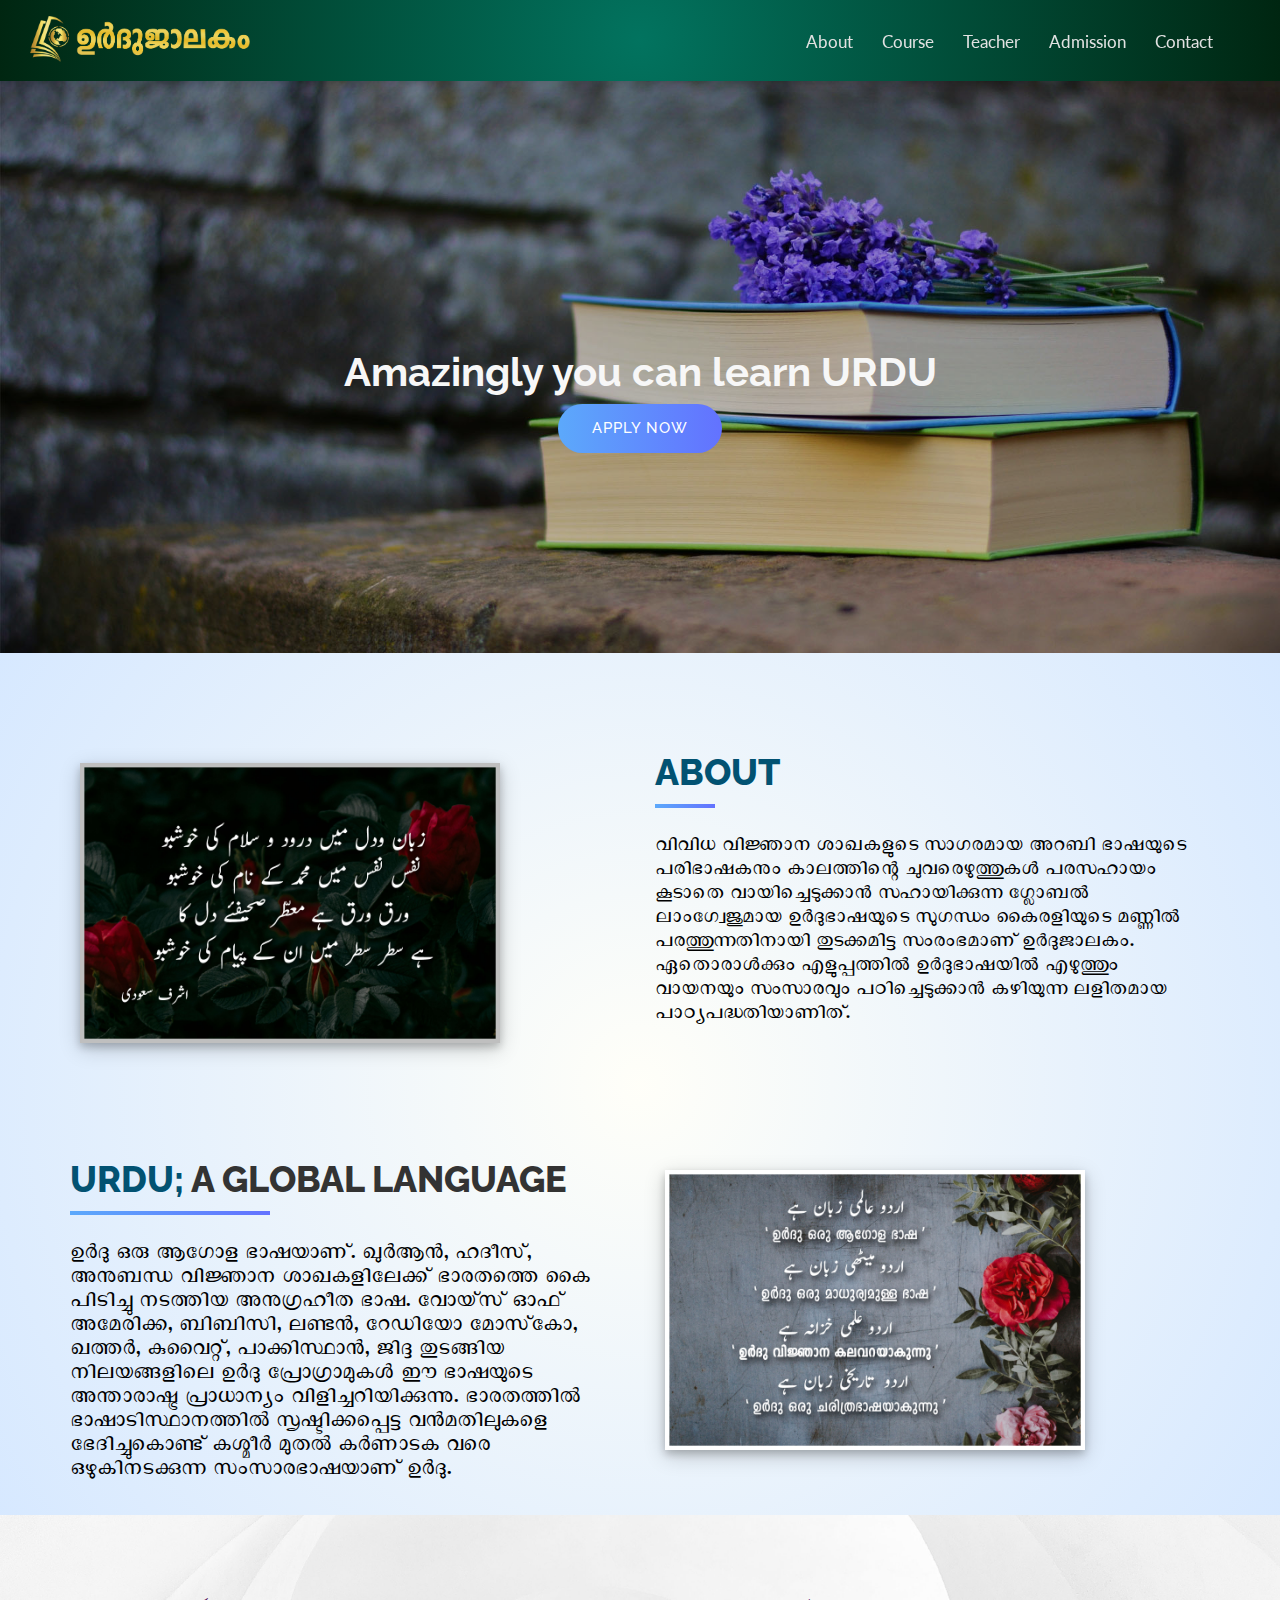
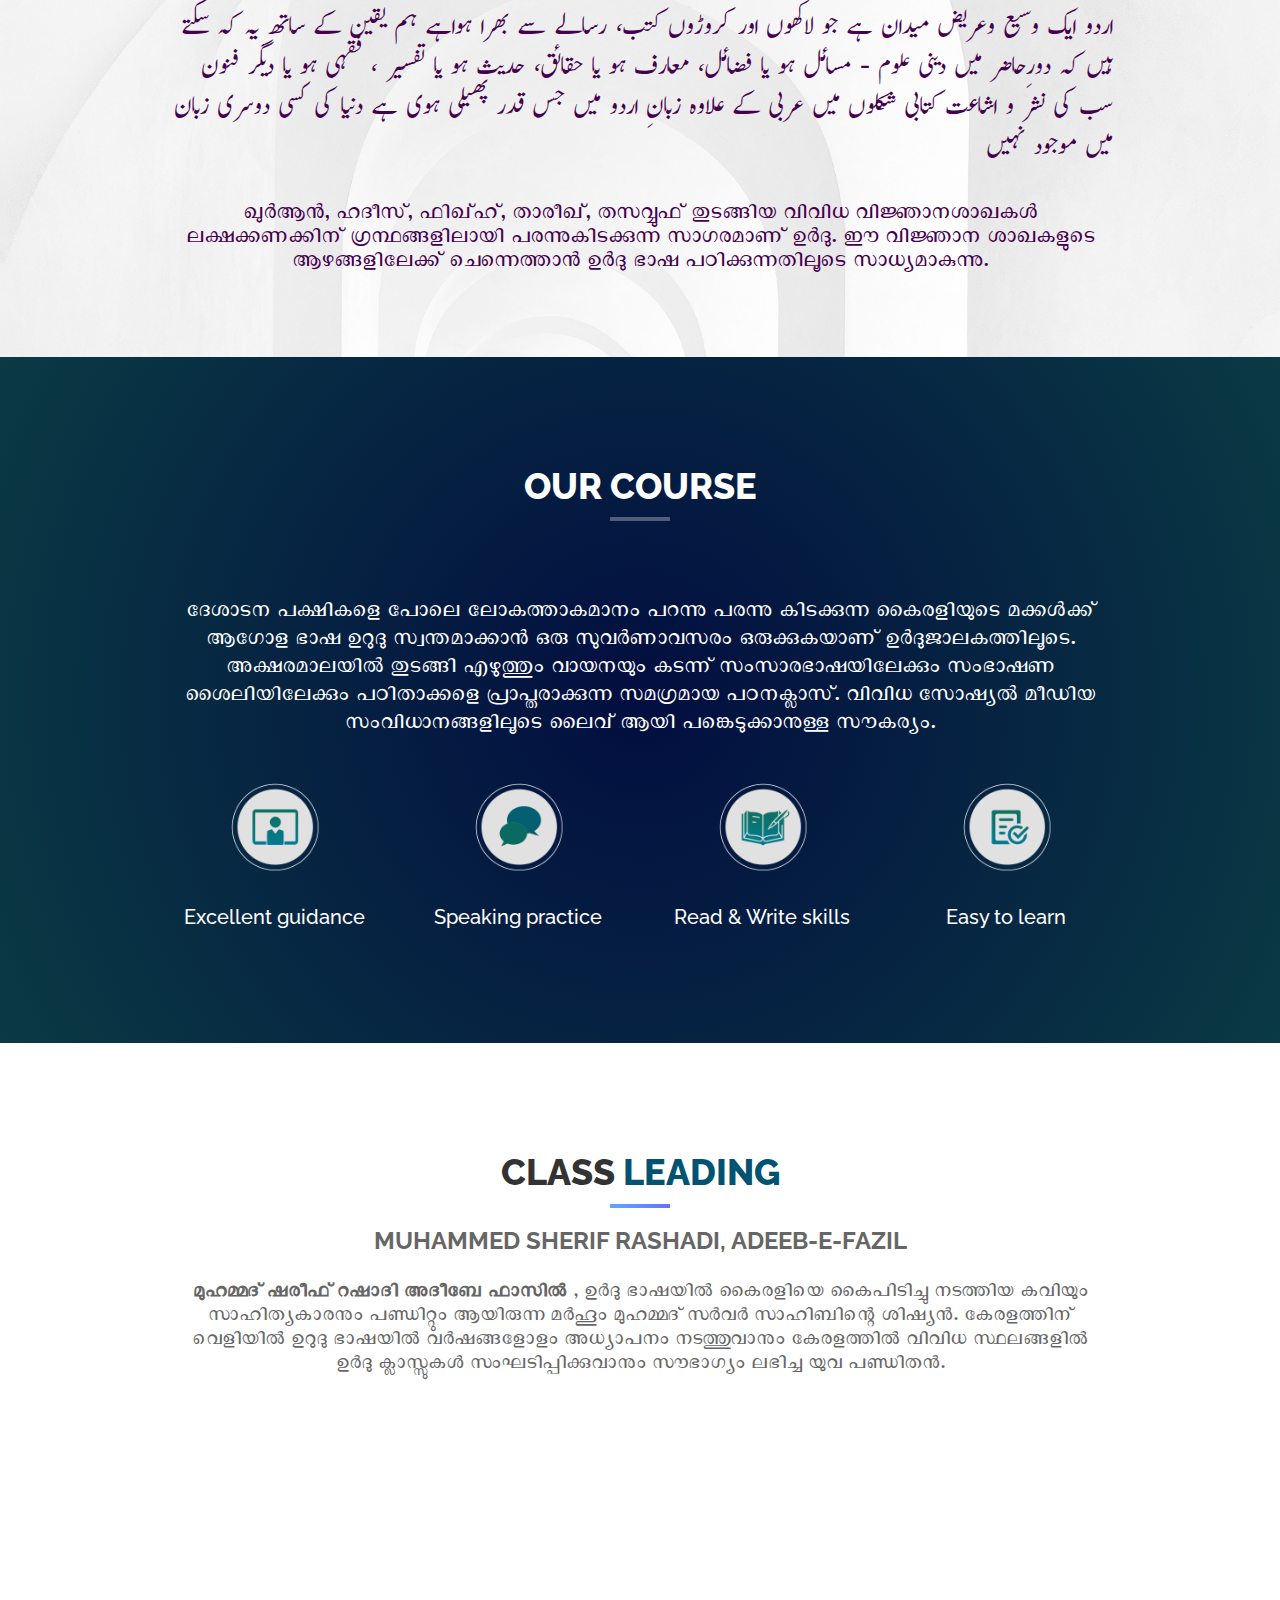
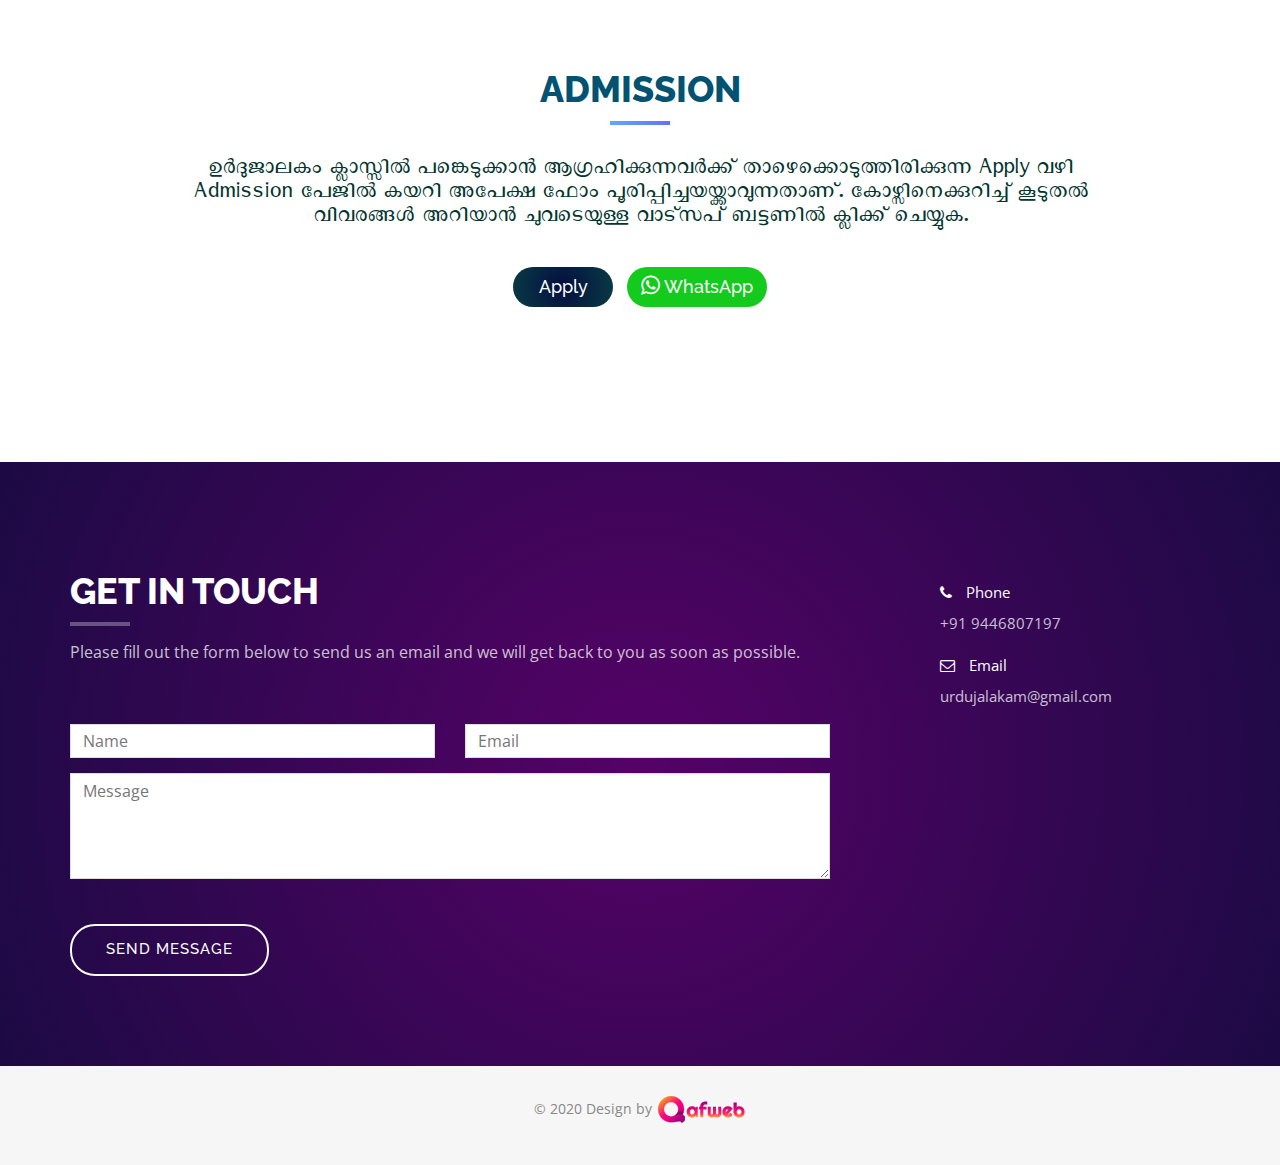
<file: index.html>
<!DOCTYPE html>
<html lang="en">
<head>
<meta charset="utf-8">
<meta name="viewport" content="width=device-width, initial-scale=1">
<title>Urdujalakam, learn urdu online in malayalam with Muhammed Sherif Rashadi Adeeb-e-fazil</title>
<meta name="description" content="Urdujalakam, the fatest way to learn urdu language.Comprehensive learning class that enables learners to learn the alphabet, writing,
 reading and speaking style. Facility to participate live through various social media systems. വിവിധ വിജ്ഞാന ശാഖകളുടെ സാഗരമായ അറബി ഭാഷയുടെ 
                                  പരിഭാഷകനും കാലത്തിന്റെ ചുവരെഴുത്തുകള്‍ പരസഹായം കൂടാതെ വായിച്ചെടുക്കാന്‍ സഹായിക്കുന്ന ഗ്ലോബല്‍ ലാംഗ്വേജുമായ 
                                  ഉര്‍ദുഭാഷയുടെ സുഗന്ധം കൈരളിയുടെ മണ്ണില്‍ പരത്തുന്നതിനായി തുടക്കമിട്ട സംരംഭമാണ് ഉര്‍ദുജാലകം. ഏതൊരാള്‍ക്കും 
                                  എളുപ്പത്തില്‍ ഉര്‍ദുഭാഷയില്‍ എഴുത്തും വായനയും സംസാരവും പഠിച്ചെടുക്കാന്‍ കഴിയുന്ന ലളിതമായ പാഠ്യപദ്ധതിയാണിത്.">
<meta name="author" content="">
<meta name="keyword" content="how to learn urdu online in malayalam, online urdu class, online urdu classes for beginners,
urdujalakam, muhammed sherif rashadi vannappuram, malayalam urdu classes, best option for urdu learning in malayalam">

<!-- Favicons
    ================================================== -->


<!-- Bootstrap -->
<link rel="stylesheet" type="text/css"  href="css/bootstrap.css">
<link rel="stylesheet" type="text/css" href="fonts/font-awesome/css/font-awesome.css">

<!-- Stylesheet
    ================================================== -->
<link rel="stylesheet" type="text/css" href="css/style.css">
<link rel="stylesheet" type="text/css" href="css/nivo-lightbox/nivo-lightbox.css">
<link rel="stylesheet" type="text/css" href="css/nivo-lightbox/default.css">
<link href="https://fonts.googleapis.com/css?family=Open+Sans:300,400,600,700" rel="stylesheet">
<link href="https://fonts.googleapis.com/css?family=Lato:400,700" rel="stylesheet">
<link href="https://fonts.googleapis.com/css?family=Raleway:300,400,500,600,700,800,900" rel="stylesheet">

<!-- HTML5 shim and Respond.js for IE8 support of HTML5 elements and media queries -->
<!-- WARNING: Respond.js doesn't work if you view the page via file:// -->
<!--[if lt IE 9]>
      <script src="https://oss.maxcdn.com/html5shiv/3.7.2/html5shiv.min.js"></script>
      <script src="https://oss.maxcdn.com/respond/1.4.2/respond.min.js"></script>
    <![endif]-->
</head>
<body id="page-top" data-spy="scroll" data-target=".navbar-fixed-top">
<!-- Navigation
    ==========================================-->
<nav id="menu" class="navbar navbar-default navbar-fixed-top">

    <!-- Brand and toggle get grouped for better mobile display -->
    <div class="navbar-header">
      <button type="button" class="navbar-toggle collapsed" data-toggle="collapse" data-target="#bs-example-navbar-collapse-1"> <span class="sr-only">Toggle navigation</span> <span class="icon-bar"></span> <span class="icon-bar"></span> <span class="icon-bar"></span> </button>
      <a class="navbar-brand page-scroll" href="#page-top">
        <img src="img/logo.png" alt="" class="logo">
      </a> </div>
    
    <!-- Collect the nav links, forms, and other content for toggling -->
    <div class="collapse navbar-collapse" id="bs-example-navbar-collapse-1">
      <ul class="nav navbar-nav navbar-right">
        <li><a href="#about-area" class="page-scroll">About</a></li>
        <li><a href="#course" class="page-scroll">Course</a></li>
        <li><a href="#teacher" class="page-scroll">Teacher</a></li>
        <li><a href="#admission" class="page-scroll">Admission</a></li>
        <li><a href="#contact" class="page-scroll">Contact</a></li>
        
      </ul>
    </div>
    <!-- /.navbar-collapse --> 

</nav>
<!-- Header -->
<header id="header">
  <div class="intro">
    <div class="overlay">
      <div class="container">
        <div class="row">
          <div class="col-md-8 col-md-offset-2 intro-text">
            <h3><span>Amazingly you can learn URDU</span></h3>
              <a href="admission.html"><button class="btn btn-custom">Apply now</button></a>
            </div>
        </div>
      </div>
    </div>
  </div>
</header>

<!-- About Section -->
<div id="about-area">
  <div id="about">
    <div class="container">
      <div class="row">
        <div class="col-xs-12 col-sm-6"> 
          <img src="img/banner2.jpg" class="img-responsive m-50" alt=""> 
        </div>
        <div class="col-xs-12 col-sm-6">
          <div class="about-text">
            <h2 class="color-1">About</h2>
            <p  class="font-mal font-22">വിവിധ വിജ്ഞാന ശാഖകളുടെ സാഗരമായ അറബി ഭാഷയുടെ 
              പരിഭാഷകനും കാലത്തിന്റെ ചുവരെഴുത്തുകള്‍ പരസഹായം കൂടാതെ വായിച്ചെടുക്കാന്‍ 
              സഹായിക്കുന്ന ഗ്ലോബല്‍ ലാംഗ്വേജുമായ ഉര്‍ദുഭാഷയുടെ സുഗന്ധം കൈരളിയുടെ 
              മണ്ണില്‍ പരത്തുന്നതിനായി തുടക്കമിട്ട സംരംഭമാണ് ഉര്‍ദുജാലകം. ഏതൊരാള്‍ക്കും 
              എളുപ്പത്തില്‍ ഉര്‍ദുഭാഷയില്‍ എഴുത്തും വായനയും സംസാരവും പഠിച്ചെടുക്കാന്‍ 
              കഴിയുന്ന ലളിതമായ പാഠ്യപദ്ധതിയാണിത്.
            </p>

          </div>
        </div>
        
      </div>
    </div>
  </div>

  <div id="about-urdu">
    <div class="container">
      <div class="row">
        <div class="col-xs-12 col-sm-6">
          <div class="urdu-text">
            <h2> <span class="color-1">URDU;</span> A Global Language</h2>
            <p class="font-mal font-24">ഉര്‍ദു ഒരു ആഗോള ഭാഷയാണ്. ഖുര്‍ആന്‍, ഹദീസ്, അനുബന്ധ വിജ്ഞാന 
              ശാഖകളിലേക്ക് ഭാരതത്തെ കൈ പിടിച്ചു നടത്തിയ അനുഗ്രഹീത ഭാഷ. 
              വോയ്‌സ് ഓഫ് അമേരിക്ക, ബിബിസി, ലണ്ടന്‍, റേഡിയോ മോസ്‌കോ, ഖത്തര്‍, 
              കുവൈറ്റ്, പാക്കിസ്ഥാന്‍, ജിദ്ദ തുടങ്ങിയ നിലയങ്ങളിലെ ഉര്‍ദു പ്രോഗ്രാമുകള്‍ 
              ഈ ഭാഷയുടെ അന്താരാഷ്ട്ര പ്രാധാന്യം വിളിച്ചറിയിക്കുന്നു. ഭാരതത്തില്‍ 
              ഭാഷാടിസ്ഥാനത്തില്‍ സൃഷ്ടിക്കപ്പെട്ട വന്‍മതിലുകളെ ഭേദിച്ചുകൊണ്ട് കശ്മീര്‍ 
              മുതല്‍ കര്‍ണാടക വരെ ഒഴുകിനടക്കുന്ന സംസാരഭാഷയാണ് ഉര്‍ദു.
            </p>
          </div>
        </div>
        <div class="col-xs-12 col-sm-6"> 
          <img src="img/banner3.jpg" class="img-responsive" alt=""> 
        </div>
      </div>
    </div>
  </div>
</div>

<div id="urdu-quote">
  <div class="container">
    <div class="row">
      <div class="col-md-1"></div>
      <div class="col-md-10">
          <div class="text-urdu font-urdu">
            اردو  ایک  وسیع وعریض میدان ہے جو لاکھوں اور کروڑوں کتب، رسالے سے بھرا ہواہے ہم یقین کے ساتھ یہ کہ سکتے ہیں کہ دورِحاضر میں دینی علوم - مسائل ہو یا فضائل، معارف ہو یا حقائق، حدیث ہو یا تفسیر ، فقہی ہو یا دیگر فنون سب کی نشر و اشاعت کتابی شکلوں میں عربی کے علاوہ زبانِ اردو میں جس قدر پھیلی ہوی ہے دنیا کی کسی دوسری زبان میں موجود نہیں
          </div>
          <p class="font-mal">
            ഖുര്‍ആന്‍, ഹദീസ്, ഫിഖ്ഹ്, താരീഖ്, തസവ്വുഫ് തുടങ്ങിയ വിവിധ വിജ്ഞാനശാഖകള്‍ 
            ലക്ഷക്കണക്കിന് ഗ്രന്ഥങ്ങളിലായി പരന്നുകിടക്കുന്ന സാഗരമാണ് ഉര്‍ദു. ഈ വിജ്ഞാന 
            ശാഖകളുടെ ആഴങ്ങളിലേക്ക് ചെന്നെത്താന്‍ ഉര്‍ദു ഭാഷ പഠിക്കുന്നതിലൂടെ സാധ്യമാകുന്നു.
          </p>
      </div>
      <div class="col-md-1"></div>
    </div>
  </div>
</div>

<!-- course Section -->
<div id="course" class="text-center">
  <div class="container">
    <div class="section-title">
      <h2>Our Course</h2>
    </div>
    <div class="row">
      <div class="col-md-1"></div>
      <div class="col-md-10">
        <p class="font-mal font-24">ദേശാടന പക്ഷികളെ പോലെ ലോകത്താകമാനം പറന്നു പരന്നു കിടക്കുന്ന കൈരളിയുടെ 
          മക്കള്‍ക്ക് ആഗോള ഭാഷ ഉറുദു സ്വന്തമാക്കാന്‍ ഒരു സുവര്‍ണാവസരം ഒരുക്കുകയാണ് 
          ഉര്‍ദുജാലകത്തിലൂടെ. അക്ഷരമാലയില്‍ തുടങ്ങി എഴുത്തും വായനയും കടന്ന് സംസാരഭാഷയിലേക്കും 
          സംഭാഷണ ശൈലിയിലേക്കും പഠിതാക്കളെ പ്രാപ്തരാക്കുന്ന സമഗ്രമായ പഠനക്ലാസ്. വിവിധ
           സോഷ്യല്‍ മീഡിയ സംവിധാനങ്ങളിലൂടെ ലൈവ് ആയി പങ്കെടുക്കാനുള്ള സൗകര്യം.
        </p>
        <div class="row">
          <div class="col-md-3">
            <img src="img/icon1.png" class="icon-img" alt="">
            <h3>Excellent guidance</h3>
          </div>
          <div class="col-md-3">
            <img src="img/icon2.png" class="icon-img" alt="">
            <h3>Speaking practice</h3>
          </div>
          <div class="col-md-3">
            <img src="img/icon3.png" class="icon-img" alt="">
            <h3>Read & Write skills</h3>
          </div>
          <div class="col-md-3">
            <img src="img/icon4.png" class="icon-img" alt="">
            <h3>Easy to learn</h3>
          </div>
        </div>
      </div>
      <div class="col-md-1"></div>
    </div>


  </div>
</div>
<!-- Gallery Section -->
<div id="teacher" class="text-center">
  <div class="container">
    <div class="section-title">
      <h2>CLASS <span class="color-1">LEADING</span > </h2>
      <h3 class="font-24 color-2">MUHAMMED SHERIF RASHADI, ADEEB-E-FAZIL</h3>
      <div class="row">
        <div class="col-md-1"></div>
        <div class="col-md-10">
          <p class="font-mal font-24"> <strong>മുഹമ്മദ് ഷരീഫ് റഷാദി അദീബേ ഫാസില്‍</strong> , ഉര്‍ദു ഭാഷയില്‍ കൈരളിയെ 
            കൈപിടിച്ചു നടത്തിയ കവിയും സാഹിത്യകാരനും പണ്ഡിറ്റും ആയിരുന്ന മര്‍ഹൂം മുഹമ്മദ് സര്‍വര്‍ 
            സാഹിബിന്റെ ശിഷ്യന്‍.  കേരളത്തിന് വെളിയില്‍ ഉറുദു ഭാഷയില്‍ വര്‍ഷങ്ങളോളം അധ്യാപനം 
            നടത്തുവാനും കേരളത്തില്‍ വിവിധ സ്ഥലങ്ങളില്‍ ഉര്‍ദു ക്ലാസ്സുകള്‍ സംഘടിപ്പിക്കുവാനും സൗഭാഗ്യം 
            ലഭിച്ച യുവ പണ്ഡിതന്‍. </p>
        </div>
        <div class="col-md-1"></div>
      </div>
    </div>

  </div>
</div>
<!-- Testimonials Section -->
<div id="admission">
  <div class="container">
    <div class="section-title text-center">
      <h2 class="color-1">ADMISSION</h2>
      <div class="row">
        <div class="col-md-1"></div>
        <div class="col-md-10">
          <p class="font-mal color-3"> ഉർദുജാലകം ക്ലാസ്സിൽ പങ്കെടുക്കാൻ ആഗ്രഹിക്കുന്നവർക്ക് താഴെക്കൊടുത്തിരിക്കുന്ന
             Apply വഴി Admission പേജിൽ കയറി അപേക്ഷ ഫോം പൂരിപ്പിച്ചയയ്ക്കാവുന്നതാണ്. കോഴ്സിനെക്കുറിച്ച് കൂടുതൽ 
             വിവരങ്ങൾ അറിയാൻ ചുവടെയുള്ള വാട്സപ് ബട്ടണിൽ ക്ലിക്ക് ചെയ്യുക. </p>
             <div class="text-center">
               <a href="admission.html"><button class="btn button-apply">Apply</button></a>
               <a href="http://wa.me/919446807197?text=%E0%B4%85%E0%B4%B8%E0%B5%8D%E0%B4%B8%E0%B4%B2%E0%B4%BE%E0%B4%AE%E0%B5%81%20%E0%B4%85%E0%B4%B2%E0%B5%88%E0%B4%95%E0%B5%81%E0%B4%82%20%E0%B4%B5%E0%B4%B1%E0%B4%B9%E0%B5%8D%E0%B4%AE%E0%B4%A4%E0%B5%81%E0%B4%B2%E0%B5%8D%E0%B4%B2%E0%B4%BE%E0%B4%B9%E0%B4%BF%20%E0%B4%B5%E0%B4%AC%E0%B4%B1%E0%B4%95%E0%B4%BE%E0%B4%A4%E0%B5%81%E0%B4%B9%E0%B5%82"><button class="btn button-wtsp"><i class="fa fa-whatsapp font-22" ></i> WhatsApp</button></a>
             </div>
        </div>
        <div class="col-md-1"></div>
      </div>
    </div>
  </div>
</div>

<!-- Contact Section -->
<div id="contact">
  <div class="container">
    <div class="col-md-8">
      <div class="row">
        <div class="section-title">
          <h2>Get In Touch</h2>
          <p>Please fill out the form below to send us an email and we will get back to you as soon as possible.</p>
        </div>
        <form name="sentMessage" id="contactform">
          <div class="row">
            <div class="col-md-6">
              <div class="form-group">
                <input type="text" name="name" id="name" class="form-control" placeholder="Name" required>
                <p class="help-block text-danger"></p>
              </div>
            </div>
            <div class="col-md-6">
              <div class="form-group">
                <input name="email" id="email" class="form-control" placeholder="Email" required>
                <p class="help-block text-danger"></p>
              </div>
            </div>
          </div>
          <div class="form-group">
            <textarea name="message" id="message" class="form-control" rows="4" placeholder="Message" required></textarea>
            <p class="help-block text-danger"></p>
          </div>
          
          <button type="submit" class="btn btn-custom btn-lg">Send Message</button>
        </form>
      </div>
    </div>
    <div class="col-md-3 col-md-offset-1 contact-info">
      <div class="contact-item">
        <p><span><i class="fa fa-phone"></i> Phone</span> +91 9446807197</p>
      </div>
      <div class="contact-item">
        <p><span><i class="fa fa-envelope-o"></i> Email</span> urdujalakam@gmail.com</p>
      </div>
    </div>
  </div>
</div>
<!-- Footer Section -->
<div id="footer">
  <div class="container text-center">
    <p>&copy; 2020 Design by <a href=""><img src="img/qaf-logo-small.png" alt=""></a></p>
  </div>
</div>

<script src="https://ajax.googleapis.com/ajax/libs/jquery/3.5.1/jquery.min.js"></script>
<script type="text/javascript" src="js/jquery.1.11.1.js"></script> 
<script type="text/javascript" src="js/bootstrap.js"></script> 
<script type="text/javascript" src="js/SmoothScroll.js"></script> 
<script type="text/javascript" src="js/nivo-lightbox.js"></script> 
<script type="text/javascript" src="js/jqBootstrapValidation.js"></script> 
<script type="text/javascript" src="js/contact_me.js"></script> 
<script type="text/javascript" src="js/main.js"></script>

<script>
  $("#contactform").submit((e)=>{
      e.preventDefault()
      $.ajax({
          url:"https://script.google.com/macros/s/AKfycbwMEq7FgIFE7b1Mr8X40syfv5SAALz765co-cJC/exec",
          data:$("#contactform").serialize(),
          method:"post",
          success:function (response){
              alert("Form submitted successfully")
              //window.location.reload()
              window.location.href="index.html"
          },
          error:function (err){
              alert("Something Error")

          }
      })
  })
</script>
</body>
</html>
</file>
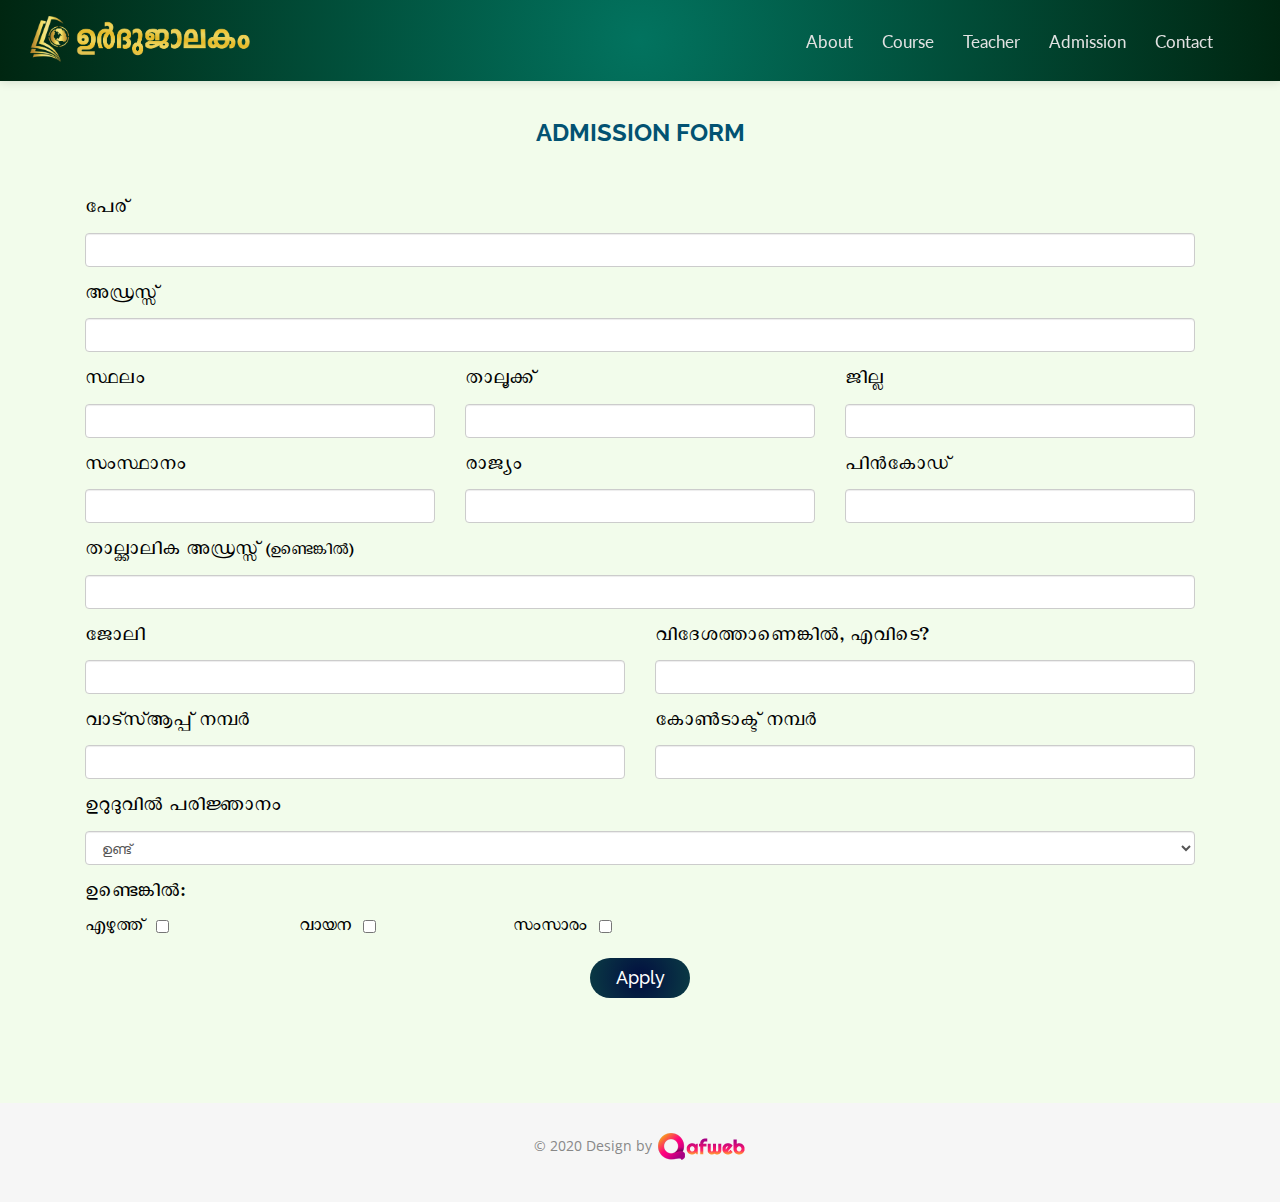
<file: admission.html>
<!DOCTYPE html>
<html lang="en">
<head>
<meta charset="utf-8">
<meta name="viewport" content="width=device-width, initial-scale=1">
<title>Urdujalakam</title>
<meta name="description" content="">
<meta name="author" content="">

<!-- Favicons
    ================================================== -->
<link rel="shortcut icon" href="img/favicon.ico" type="image/x-icon">
<link rel="apple-touch-icon" href="img/apple-touch-icon.png">
<link rel="apple-touch-icon" sizes="72x72" href="img/apple-touch-icon-72x72.png">
<link rel="apple-touch-icon" sizes="114x114" href="img/apple-touch-icon-114x114.png">

<!-- Bootstrap -->
<link rel="stylesheet" type="text/css"  href="css/bootstrap.css">
<link rel="stylesheet" type="text/css" href="fonts/font-awesome/css/font-awesome.css">

<!-- Stylesheet
    ================================================== -->
<link rel="stylesheet" type="text/css" href="css/style.css">
<link rel="stylesheet" type="text/css" href="css/nivo-lightbox/nivo-lightbox.css">
<link rel="stylesheet" type="text/css" href="css/nivo-lightbox/default.css">
<link href="https://fonts.googleapis.com/css?family=Open+Sans:300,400,600,700" rel="stylesheet">
<link href="https://fonts.googleapis.com/css?family=Lato:400,700" rel="stylesheet">
<link href="https://fonts.googleapis.com/css?family=Raleway:300,400,500,600,700,800,900" rel="stylesheet">

<!-- HTML5 shim and Respond.js for IE8 support of HTML5 elements and media queries -->
<!-- WARNING: Respond.js doesn't work if you view the page via file:// -->
<!--[if lt IE 9]>
      <script src="https://oss.maxcdn.com/html5shiv/3.7.2/html5shiv.min.js"></script>
      <script src="https://oss.maxcdn.com/respond/1.4.2/respond.min.js"></script>
    <![endif]-->
</head>
<body id="page-top" data-spy="scroll" data-target=".navbar-fixed-top">
<!-- Navigation
    ==========================================-->
<nav id="menu" class="navbar navbar-default navbar-fixed-top">

    <!-- Brand and toggle get grouped for better mobile display -->
    <div class="navbar-header">
      <button type="button" class="navbar-toggle collapsed" data-toggle="collapse" data-target="#bs-example-navbar-collapse-1"> <span class="sr-only">Toggle navigation</span> <span class="icon-bar"></span> <span class="icon-bar"></span> <span class="icon-bar"></span> </button>
      <a class="navbar-brand page-scroll" href="#page-top">
        <img src="img/logo.png" alt="" class="logo">
      </a> </div>
    
    <!-- Collect the nav links, forms, and other content for toggling -->
    <div class="collapse navbar-collapse" id="bs-example-navbar-collapse-1">
      <ul class="nav navbar-nav navbar-right">
        <li><a href="index.html#about-area" class="page-scroll">About</a></li>
        <li><a href="index.html#course" class="page-scroll">Course</a></li>
        <li><a href="index.html#teacher" class="page-scroll">Teacher</a></li>
        <li><a href="admission.html" class="page-scroll">Admission</a></li>
        <li><a href="index.html#contact" class="page-scroll">Contact</a></li>
        
      </ul>
    </div>
    <!-- /.navbar-collapse --> 

</nav>
<!-- Header -->

<div id="admission-form">
    <div class="container">
        <div class="section-title text-center">
            <h3 class="color-1 font-24">ADMISSION  FORM</h3>
        </div>
        <div class="col-md-12 admission-form">
            <form id="application-form" action="">
                <div class="form-group">
                    <label class="font-22 font-mal" for="name">പേര്</label>
                     <input type="text" class="form-control" name="name" id="name" required>
                  </div>
                <div class="form-group">
                    <label class="font-22 font-mal" for="name">അഡ്രസ്സ്</label>
                     <input type="text" class="form-control" name="address" id="address" required>
                  </div>
                  <div class="row">
                    <div class="col-md-4 form-group">
                        <label class="font-22 font-mal" for="name">സ്ഥലം</label>
                        <input type="text" class="form-control" name="place" id="place" required>
                    </div>
                    <div class="col-md-4 form-group">
                        <label class="font-22 font-mal" for="name">താലൂക്ക്</label>
                        <input type="text" class="form-control" name="taluk" id="taluk" required>
                    </div>
                    <div class="col-md-4 form-group">
                        <label class="font-22 font-mal" for="name">ജില്ല</label>
                        <input type="text" class="form-control" name="district" id="district" required>
                    </div>
                    <div class="col-md-4 form-group">
                        <label class="font-22 font-mal" for="name">സംസ്ഥാനം </label>
                        <input type="text" class="form-control" name="state" id="state" required>
                    </div>
                    <div class="col-md-4 form-group">
                        <label class="font-22 font-mal" for="name">രാജ്യം</label>
                        <input type="text" class="form-control" name="country" id="country" required>
                    </div>
                    <div class="col-md-4 form-group">
                        <label class="font-22 font-mal" for="name">പിന്‍കോഡ് </label>
                        <input type="text" class="form-control" name="pincode" id="pincode" required>
                    </div>
                    <div class="col-md-12 form-group">
                      <label class="font-22 font-mal" for="name">താല്ക്കാലിക അഡ്രസ്സ് <small>(ഉണ്ടെങ്കില്‍)</small></label>
                       <input type="text" class="form-control" name="temp-adress" id="temp-adress" >
                    </div>
                    <div class="col-md-6 form-group">
                      <label class="font-22 font-mal" for="name">ജോലി</label>
                       <input type="text" class="form-control" name="job" id="job" required>
                    </div>
                    <div class="col-md-6 form-group">
                      <label class="font-22 font-mal" for="name">വിദേശത്താണെങ്കില്‍, എവിടെ?</label>
                       <input type="text" class="form-control" name="job-place" id="job-place">
                    </div>
                    <div class="col-md-6 form-group">
                        <label class="font-22 font-mal" for="name">വാട്‌സ്ആപ്പ് നമ്പര്‍</label>
                        <input type="text" class="form-control" name="whatsapp" id="whatsapp" required>
                    </div>
                    <div class="col-md-6 form-group">
                        <label class="font-22 font-mal" for="name">കോണ്‍ടാക്ട് നമ്പര്‍</label>
                        <input type="text" class="form-control" name="mobile" id="mobile" required>
                    </div>
                    <div class="col-md-12 form-group">
                        <label class="font-22 font-mal" for="knowledge">ഉറുദുവില്‍ പരിജ്ഞാനം </label>
                        <select class="form-control" id="urdu-knowledge" name="urdu-knowledge" required>
                          <option value="knowledge-yes" selected>ഉണ്ട് </option>
                          <option value="knowledge-no">ഇല്ല  </option>
                        </select>
                    </div>
                    <div class="col-xs-12">
                      <label class="font-22 font-mal" for="skills" id="skills" name="skills">ഉണ്ടെങ്കിൽ: </label>
                    </div>
                    <div class="col-md-9">
                      <div class="row">
                        <div class="col-md-3">
                          <div class="form-group">
                            <label class="font-20 font-mal" >എഴുത്ത് &nbsp;</label>
                            <input type="checkbox" id="write-skill" name="write-skill"  value="yes">
                          </div>
                        </div>
                        <div class="col-md-3">
                          <div class="form-group">
                            <label class="font-20 font-mal" >വായന &nbsp;</label>
                            <input type="checkbox" id="read-skill" name="read-skill" value="yes">
                          </div>
                        </div>
                        <div class="col-md-3">
                          <div class="form-group">
                            <label class="font-20 font-mal" >സംസാരം &nbsp;</label>
                            <input type="checkbox" id="speaking-skill" name="speaking-skill" value="yes">
                          </div>
                        </div>
                      </div>
                    </div>
                    <div class="col-md-12 text-center">
                      <button class="btn button-apply">Apply</button>
                    </div>
                  </div>
                  
            </form>
        </div>
    </div>
</div>







<!-- Footer Section -->
<div id="footer">
    <div class="container text-center">
      <p>&copy; 2020 Design by <a href=""><img src="img/qaf-logo-small.png" alt=""></a></p>
    </div>
  </div>
  
  <script src="https://ajax.googleapis.com/ajax/libs/jquery/3.5.1/jquery.min.js"></script>
  <script type="text/javascript" src="js/jquery.1.11.1.js"></script> 
  <script type="text/javascript" src="js/bootstrap.js"></script> 
  <script type="text/javascript" src="js/SmoothScroll.js"></script> 
  <script type="text/javascript" src="js/nivo-lightbox.js"></script> 
  <script type="text/javascript" src="js/jqBootstrapValidation.js"></script> 
  <script type="text/javascript" src="js/contact_me.js"></script> 
  <script type="text/javascript" src="js/main.js"></script>
  <script>
        $("#application-form").submit((e)=>{
            e.preventDefault()
            $.ajax({
                url:"https://script.google.com/macros/s/AKfycbx9fQN_MNSEhvO4Arrs46zyabVUTXTPv5xUB9kW/exec",
                data:$("#application-form").serialize(),
                method:"post",
                success:function (response){
                    alert("Form submitted successfully")
                    //window.location.reload()
                    window.location.href="index.html"
                },
                error:function (err){
                    alert("Something Error")
    
                }
            })
        })
  </script>

  </body>
  </html>
</file>
<file: css/style.css>
@import url('https://fonts.googleapis.com/css2?family=Gayathri&display=swap');

@font-face{
	font-family: 'malayalam';
	src: url('../fonts/fonts/Rachana-Regular.ttf');
	font-style: normal;
	font-weight: 100;
}
@font-face{
	font-family: 'urdu';
	src: url('../fonts/fonts/Fajer\ Noori\ Nastalique\ 15-12-2006.ttf');
}
.font-urdu{
	font-family: 'urdu';
}

.font-mal{
	font-family: 'malayalam';	
}

.font-16{
	font-size: 16px;
}
.font-18{
	font-size: 18px;
}
.font-20{
	font-size: 20px;
}
.font-22{
	font-size: 22px;
}

.font-24{
	font-size: 24px;
}

body, html {
	font-family: 'Open Sans', sans-serif;
	text-rendering: optimizeLegibility !important;
	-webkit-font-smoothing: antialiased !important;
	color: rgb(0, 0, 0);
	font-weight: 400;
	width: 100% !important;
	height: 100% !important;
}
h2, h3, h4 {
	font-family: 'Raleway', sans-serif;
}
h2 {
	text-transform: uppercase;
	margin: 0 0 20px 0;
	font-weight: 800;
	font-size: 36px;
	color: #333;
}
h3 {
	font-size: 20px;
	font-weight: 700;
	color: #333;
}
h4 {
	font-size: 18px;
	color: #333;
	font-weight: 600;
}
h5 {
	text-transform: uppercase;
	font-weight: 700;
	line-height: 20px;
}
p {
	font-size: 15px;
}
p.intro {
	margin: 12px 0 0;
	line-height: 24px;
}
a {
	color: #608dfd;
	font-weight: 400;
}
a:hover, a:focus {
	text-decoration: none;
	color: #608dfd;
}
ul, ol {
	list-style: none;
}
ul, ol {
	padding: 0;
	webkit-padding: 0;
	moz-padding: 0;
}
hr {
	height: 2px;
	width: 70px;
	text-align: center;
	position: relative;
	background: #1E7A46;
	margin-bottom: 20px;
	border: 0;
}

.color-1{
	color: #025272;
}

.color-2{
	color: #666;
}
.color-3{
	color: #fff;
}

/* Navigation */
#menu {
	padding: 15px;
	transition: all 0.8s;
}
#menu.navbar-default {
	background: rgb(2,115,95);
background: radial-gradient(circle, rgba(2,115,95,1) 0%, rgba(0,38,17,1) 100%);
	border-color: rgba(0, 0, 0, 0);
	box-shadow: 0 0 10px rgba(0,0,0,0.15)
}

#menu.navbar-default .navbar-nav > li > a {
	font-family: 'Lato', sans-serif;
	color: rgb(226, 226, 226);
	font-size: 17px;
	font-weight: 400;
	padding: 8px 2px;
	border-radius: 0;
	margin: 9px 10px 0 15px;
}
#menu.navbar-default .navbar-nav > li > a:after {
	display: block;
	position: absolute;
	left: 0;
	bottom: -1px;
	width: 0;
	height: 2px;
	background: linear-gradient(to right, #6372ff 0%, #5ca9fb 100%);
	content: "";
	transition: width 0.2s;
}
#menu.navbar-default .navbar-nav > li > a:hover:after {
	width: 100%;
}
.navbar-default .navbar-nav > .active > a, .navbar-default .navbar-nav > .active > a:hover, .navbar-default .navbar-nav > .active > a:focus {
	background-color: transparent;
}
.navbar-default .navbar-nav > .active > a:after, .navbar-default .navbar-nav > .active > a:hover:after, .navbar-default .navbar-nav > .active > a:focus:after {
	display: block !important;
	position: absolute !important;
	left: 0 !important;
	bottom: -1px !important;
	width: 100% !important;
	height: 2px !important;
	background: linear-gradient(to right, #6372ff 0%, #5ca9fb 100%) !important;
	content: "" !important;
	transition: width 0.2s !important;
}
.navbar-toggle {
	border-radius: 0;
}
.navbar-default .navbar-toggle:hover, .navbar-default .navbar-toggle:focus {
	
	border-color: #608dfd;
}
.navbar-default .navbar-toggle:hover>.icon-bar {
	background-color: #608dfd;
}
.section-title {
	margin-bottom: 50px;
}
.section-title h2 {
	position: relative;
	margin-top: 10px;
	margin-bottom: 15px;
	padding-bottom: 15px;
}
.section-title h2::after {
	position: absolute;
	content: "";
	background: linear-gradient(to right, #5ca9fb 0%, #6372ff 100%);
	height: 4px;
	width: 60px;
	bottom: 0;
	margin-left: -30px;
	left: 50%;
}
.section-title p {
	font-size: 18px;
}
.btn-custom {
	font-family: 'Raleway', sans-serif;
	text-transform: uppercase;
	color: #fff;
	background-color: #5ca9fb;
	background-image: linear-gradient(to right, #5ca9fb 0%, #6372ff 100%);
	padding: 14px 34px;
	letter-spacing: 1px;
	margin: 0;
	font-size: 15px;
	font-weight: 500;
	border-radius: 25px;
	transition: all 0.5s linear;
	border: 0;
}
.btn-custom:hover, .btn-custom:focus, .btn-custom.focus, .btn-custom:active, .btn-custom.active {
	color: #fff;
	background-image: none;
	background-color: #6372ff;
}
.btn:active, .btn.active {
	background-image: none;
	outline: 0;
	-webkit-box-shadow: none;
	box-shadow: none;
}
a:focus, .btn:focus, .btn:active:focus, .btn.active:focus, .btn.focus, .btn:active.focus, .btn.active.focus {
	outline: none;
	outline-offset: none;
}

.logo{
	width: 220px;
	margin-top: -14px;
}




/* Header Section............................................................................... */
.intro {
	display: table;
	width: 100%;
	padding: 0;
	background: url(../img/banner.jpg) center center no-repeat;
	background-color: #e5e5e5;
	-webkit-background-size: cover;
	-moz-background-size: cover;
	background-size: cover;
	-o-background-size: cover;
}
.intro .overlay {
	background: rgba(0,0,0,0.2);
}
.intro h3 {
	font-family: 'Raleway', sans-serif;
	color: rgb(247, 247, 247);
	font-size: 40px;
	font-weight: 700;
	margin-top: 0;
	margin-bottom: 10px;
}
.intro h1 span {
	font-weight: 800;
	color: #5ca9fb;
}
.intro p {
	color: #fff;
	font-size: 22px;
	font-weight: 300;
	line-height: 30px;
	margin: 0 auto;
	margin-bottom: 60px;
}
header .intro-text {
	padding-top: 350px;
	padding-bottom: 200px;
	text-align: center;
}
/* Features Section */
#features {
	padding: 100px 0;
	background: #f6f6f6;
}
#features i.fa {
	font-size: 38px;
	margin-bottom: 20px;
	transition: all 0.5s;
	color: #fff;
	width: 100px;
	height: 100px;
	padding: 30px 0;
	border-radius: 50%;
	background: linear-gradient(to right, #6372ff 0%, #5ca9fb 100%);
	box-shadow: 10px 10px 10px rgba(0,0,0,.05);
}
/* About Section.............................. */
#about-area{
	background: rgb(255,254,240);
background: radial-gradient(circle, rgba(255,254,240,0.4374124649859944) 0%, rgba(135,188,255,0.33657212885154064) 100%);
}

#about {
	padding: 100px 0;
	
}
#about h3 {
	font-size: 22px;
	margin: 0 0 20px 0;
}
#about h2 {
	position: relative;
	margin-bottom: 15px;
	padding-bottom: 15px;
}
#about h2::after {
	position: absolute;
	content: "";
	background: linear-gradient(to right, #5ca9fb 0%, #6372ff 100%);
	height: 4px;
	width: 60px;
	bottom: 0;
	left: 0;
}
#about .about-text li {
	margin-bottom: 6px;
	margin-left: 6px;
	list-style: none;
	padding: 0;
}
#about .about-text li:before {
	content: '\f00c';
	font-family: 'FontAwesome';
	color: #5ca9fb;
	font-size: 11px;
	font-weight: 300;
	padding-right: 8px;
}
#about img {
	width: 420px;
	margin: 10px;
	background: #fff;
	border-right: 0;
	box-shadow: 0 4px 8px 0 rgba(0, 0, 0, 0.2), 0 6px 20px 0 rgba(0, 0, 0, 0.19);
}
#about p {
	line-height: 24px;
	margin: 30px 0;
}

#about-urdu h2{
	position: relative;
	margin-bottom: 15px;
	padding-bottom: 15px;
}

#about-urdu h2::after {
	position: absolute;
	content: "";
	background: linear-gradient(to right, #5ca9fb 0%, #6372ff 100%);
	height: 4px;
	width: 200px;
	bottom: 0;
	left: 0;
}

#about-urdu .urdu-text li:before {
	content: '\f00c';
	font-family: 'FontAwesome';
	color: #5ca9fb;
	font-size: 11px;
	font-weight: 300;
	padding-right: 8px;
}

#about-urdu  p {
	line-height: 24px;
	margin: 30px 0;
}

#about-urdu img{
	width: 420px;
	margin: 10px;
	background: #fff;
	border-right: 0;
	box-shadow: 0 4px 8px 0 rgba(0, 0, 0, 0.2), 0 6px 20px 0 rgba(0, 0, 0, 0.19);
}
.text-urdu{
	line-height:40px;
	margin: 30px 0;
	font-size: 30px;
	text-align: right;
	word-spacing: normal;
}

#urdu-quote{
	background-image: url(../img/bg1.jpg);
	background-size: cover;
	opacity: 1;
	padding: 50px;
	color: rgb(69, 0, 78);
}

#urdu-quote p{
	line-height: 24px;
	margin: 30px 0;
	text-align: center;
	font-size: 24px;
	padding-top: 20px;
	font-weight: 500;
}

#admission-form{
	background: rgb(242, 252, 235);
}
/* Services Section */
#course {
	padding: 100px 0;
	background: rgb(2,14,64);
background: radial-gradient(circle, rgba(2,14,64,1) 0%, rgba(10,58,68,1) 100%);
	color: rgb(255, 255, 255);
}
#course .service-desc {
	margin: 10px 10px 20px;
}
#course h2 {
	color: #fff;
}
#course .section-title h2::after {
	position: absolute;
	content: "";
	background: rgba(255,255,255,.3);
	height: 4px;
	width: 60px;
	bottom: 0;
	margin-left: -30px;
	left: 50%;
}
#course i.fa {
	font-size: 42px;
	width: 120px;
	height: 120px;
	padding: 40px 0;
	background: linear-gradient(to right, #6372ff 0%, #5ca9fb 100%);
	border-radius: 50%;
	color: #fff;
	box-shadow: 10px 10px 10px rgba(0,0,0,.05);
}
#course h3 {
	font-weight: 500;
	padding: 5px 0;
	color: #fff;
}
#course p {
	color: #fff;
	line-height: 28px;
	margin: 30px 0;
}
#course .service-desc {
	margin-bottom: 40px;
}

.icon-img{
	width: 110px;
}
/* teacher Section */
#teacher {
	padding: 100px 0;
}

#teacher p{
	font-size: 22px;
	padding: 20px;
	line-height: 24px;
	color: #666;
}
.hover-bg .hover-text {
	position: absolute;
	text-align: center;
	margin: 0 auto;
	color: #fff;
	background: linear-gradient(to right, rgba(99,114,255,0.8) 0%, rgba(92,169,251,0.8) 100%);
	padding: 30% 0 0 0;
	height: 100%;
	width: 100%;
	opacity: 0;
	transition: all 0.5s;
}
.hover-bg .hover-text>h4 {
	opacity: 0;
	color: #fff;
	-webkit-transform: translateY(100%);
	transform: translateY(100%);
	transition: all 0.3s;
	font-size: 18px;
	letter-spacing: 1px;
	font-weight: 500;
	text-transform: uppercase;
}
.hover-bg:hover .hover-text>h4 {
	opacity: 1;
	-webkit-backface-visibility: hidden;
	-webkit-transform: translateY(0);
	transform: translateY(0);
}
.hover-bg:hover .hover-text {
	opacity: 1;
}
/* admission Section */
#admission {
	padding: 100px 0;
	background-image: url(../img/bg.jpg);
	background-attachment: fixed;
	background-size: cover;
	background-repeat: no-repeat;
}
#admission p{
	font-size: 24px;
	padding: 20px;
	line-height: 24px;
	color: rgb(3, 53, 46);
}
.button-apply{
	width: 100px;
	height: 40px;
	background: rgb(2,14,64);
	background: radial-gradient(circle, rgba(2,14,64,1) 0%, rgba(10,58,68,1) 100%);
	color: #fff;
	border-radius: 20px;
	font-size: 18px;
	font-family: 'Raleway', sans-serif;
	font-weight: 500;
	margin: 5px;
}

.button-apply:hover{
	background: #fff;
	color: rgb(0, 49, 51);
}

.button-wtsp{
	width: 140px;
	height: 40px;
	background: rgb(20, 202, 29);
	color: #fff;
	border-radius: 20px;
	font-size: 18px;
	font-family: 'Raleway', sans-serif;
	font-weight: 500;
	margin: 5px;
}

.button-wtsp:hover{
	background: rgb(1, 82, 14);
	color: rgb(255, 255, 255);
}

.testimonial {
	position: relative;
	padding: 20px;
}
.testimonial-image {
	float: left;
	margin-right: 15px;
}
.testimonial-image, .testimonial-image img {
	display: block;
	width: 64px;
	height: 64px;
	border-radius: 50%;
}
.testimonial-content {
	position: relative;
	overflow: hidden;
}
.testimonial-content p {
	margin-bottom: 0;
	font-size: 14px;
	font-style: italic;
}
.testimonial-meta {
	margin-top: 10px;
	font-size: 15px;
	font-weight: 600;
	color: #666;
}
/* Team Section */
#team {
	padding: 100px 0;
}
#team h4 {
	margin: 5px 0;
}
#team .team-img {
	width: 240px;
}
#team .thumbnail {
	background: transparent;
	border: 0;
}
#team .thumbnail .caption {
	padding: 10px 0 0 0;
	color: #888;
}

#admission-form{
	padding: 100px 0;
}




/* Contact Section */
#contact {
	padding: 100px 0 60px 0;
	background: rgb(85,2,103);
	background: radial-gradient(circle, rgba(85,2,103,1) 0%, rgba(28,10,68,1) 100%);
	color: rgba(255,255,255,.75);
}
#contact .section-title {
	margin-bottom: 40px;
}
#contact .section-title p {
	font-size: 16px;
}
#contact h2 {
	color: #fff;
	margin-top: 10px;
	margin-bottom: 15px;
	padding-bottom: 15px;
}
#contact .section-title h2::after {
	position: absolute;
	content: "";
	background: rgba(255,255,255,.3);
	height: 4px;
	width: 60px;
	bottom: 0;
	left: 30px;
}
#contact h3 {
	color: #fff;
	margin-top: 80px;
	margin-bottom: 25px;
	padding-bottom: 20px;
	font-weight: 400;
}
#contact form {
	padding-top: 20px;
}
#contact .text-danger {
	color: #cc0033;
	text-align: left;
}
#contact .btn-custom {
	margin: 30px 0;
	background: transparent;
	border: 2px solid #fff;
}
#contact .btn-custom:hover {
	color: #1f386e;
	background: #fff;
}
label {
	font-size: 12px;
	font-weight: 400;
	font-family: 'Open Sans', sans-serif;
	float: left;
}
#contact .form-control {
	display: block;
	width: 100%;
	padding: 6px 12px;
	font-size: 16px;
	line-height: 1.42857143;
	color: #444;
	background-color: #fff;
	background-image: none;
	border: 1px solid #ddd;
	border-radius: 0;
	-webkit-box-shadow: none;
	box-shadow: none;
	-webkit-transition: none;
	-o-transition: none;
	transition: none;
}
#contact .form-control:focus {
	border-color: #999;
	outline: 0;
	-webkit-box-shadow: transparent;
	box-shadow: transparent;
}
.form-control::-webkit-input-placeholder {
color: #777;
}
.form-control:-moz-placeholder {
color: #777;
}
.form-control::-moz-placeholder {
color: #777;
}
.form-control:-ms-input-placeholder {
color: #777;
}
#contact .contact-item {
	margin: 20px 0;
}
#contact .contact-item span {
	color: rgba(255,255,255,1);
	margin-bottom: 10px;
	display: block;
}
#contact .contact-item i.fa {
	margin-right: 10px;
}
#contact .social {
	border-top: 1px solid rgba(255,255,255,0.15);
	padding-top: 50px;
	margin-top: 50px;
	text-align: center;
}
#contact .social ul li {
	display: inline-block;
	margin: 0 20px;
}
#contact .social i.fa {
	font-size: 22px;
	width: 48px;
	height: 48px;
	padding: 12px 0;
	border: 2px solid #fff;
	color: #fff;
	border-radius: 50%;
	transition: all 0.3s;
}
#contact .social i.fa:hover {
	color: #608dfd;
	background: #fff;
}
/* Footer Section*/
#footer {
	background: #f6f6f6;
	padding: 30px 0;
}
#footer p {
	color: #888;
	font-size: 14px;
}
#footer a {
	color: #608dfd;
}
#footer a:hover {
	border-bottom: 2px solid #608dfd;
}

@media (max-width: 768px) {
#about img {
	margin: 50px 0;
}
#about-urdu img{
	margin: 50px 0;
}
}
</file>
<file: css/nivo-lightbox/default.css>
/*
 * Nivo Lightbox Default Theme v1.0
 * http://dev7studios.com/nivo-lightbox
 *
 * Copyright 2013, Dev7studios
 * Free to use and abuse under the MIT license.
 * http://www.opensource.org/licenses/mit-license.php
 */
 
 .nivo-lightbox-theme-default * {
    -webkit-box-sizing: initial !important;
    -moz-box-sizing: initial !important;
    box-sizing: initial !important;
 }
.nivo-lightbox-theme-default.nivo-lightbox-overlay { 
	background: #666;
	background: rgba(0,0,0,0.6); 
}
.nivo-lightbox-theme-default .nivo-lightbox-content.nivo-lightbox-loading { background: url(loading.gif) no-repeat 50% 50%; }

.nivo-lightbox-theme-default .nivo-lightbox-nav {
	top: 10%;
	width: 8%;
	height: 80%;
	text-indent: -9999px;
	background-repeat: no-repeat;
	background-position: 50% 50%;
	opacity: 0.5;
}
.nivo-lightbox-theme-default .nivo-lightbox-nav:hover { 
	opacity: 1; 
	background-color: transparent;
}
.nivo-lightbox-theme-default .nivo-lightbox-prev { 
	background-image: url(prev.png); 
	border-radius: 0 3px 3px 0;
}
.nivo-lightbox-theme-default .nivo-lightbox-next { 
	background-image: url(next.png); 
	border-radius: 3px 0 0 3px;
}

.nivo-lightbox-theme-default .nivo-lightbox-close {
	display: block;
	background: url(close.png) no-repeat 5px 5px;
	width: 16px;
	height: 16px;
	text-indent: -9999px;
	padding: 5px;
	opacity: 0.5;
}
.nivo-lightbox-theme-default .nivo-lightbox-close:hover { opacity: 1; }

.nivo-lightbox-theme-default .nivo-lightbox-title-wrap { bottom: -7%; }
.nivo-lightbox-theme-default .nivo-lightbox-title {
	font: 14px/20px 'Helvetica Neue', Helvetica, Arial, sans-serif;
	font-style: normal;
	font-weight: normal;
	background: #000;
	color: #fff;
	padding: 7px 15px;
	border-radius: 30px;
}

.nivo-lightbox-theme-default .nivo-lightbox-image img {
	background: #fff;
	-webkit-box-shadow: 0px 1px 1px rgba(0,0,0,0.4);
	   -moz-box-shadow: 0px 1px 1px rgba(0,0,0,0.4);
	        box-shadow: 0px 1px 1px rgba(0,0,0,0.4);
}
.nivo-lightbox-theme-default .nivo-lightbox-ajax,
.nivo-lightbox-theme-default .nivo-lightbox-inline {
	background: #fff;
	padding: 40px;
	-webkit-box-shadow: 0px 1px 1px rgba(0,0,0,0.4);
	   -moz-box-shadow: 0px 1px 1px rgba(0,0,0,0.4);
	        box-shadow: 0px 1px 1px rgba(0,0,0,0.4);
}

@media (-webkit-min-device-pixel-ratio: 1.3),
       (-o-min-device-pixel-ratio: 2.6/2),
       (min--moz-device-pixel-ratio: 1.3),
       (min-device-pixel-ratio: 1.3),
       (min-resolution: 1.3dppx) {

	.nivo-lightbox-theme-default .nivo-lightbox-content.nivo-lightbox-loading { 
		background-image: url(loading@2x.gif); 
		background-size: 32px 32px;
	}
	.nivo-lightbox-theme-default .nivo-lightbox-prev { 
		background-image: url(prev@2x.png); 
		background-size: 48px 48px;
	}
	.nivo-lightbox-theme-default .nivo-lightbox-next { 
		background-image: url(next@2x.png); 
		background-size: 48px 48px;
	}
	.nivo-lightbox-theme-default .nivo-lightbox-close { 
		background-image: url(close@2x.png); 
		background-size: 16px 16px;
	}
	
}
</file>
